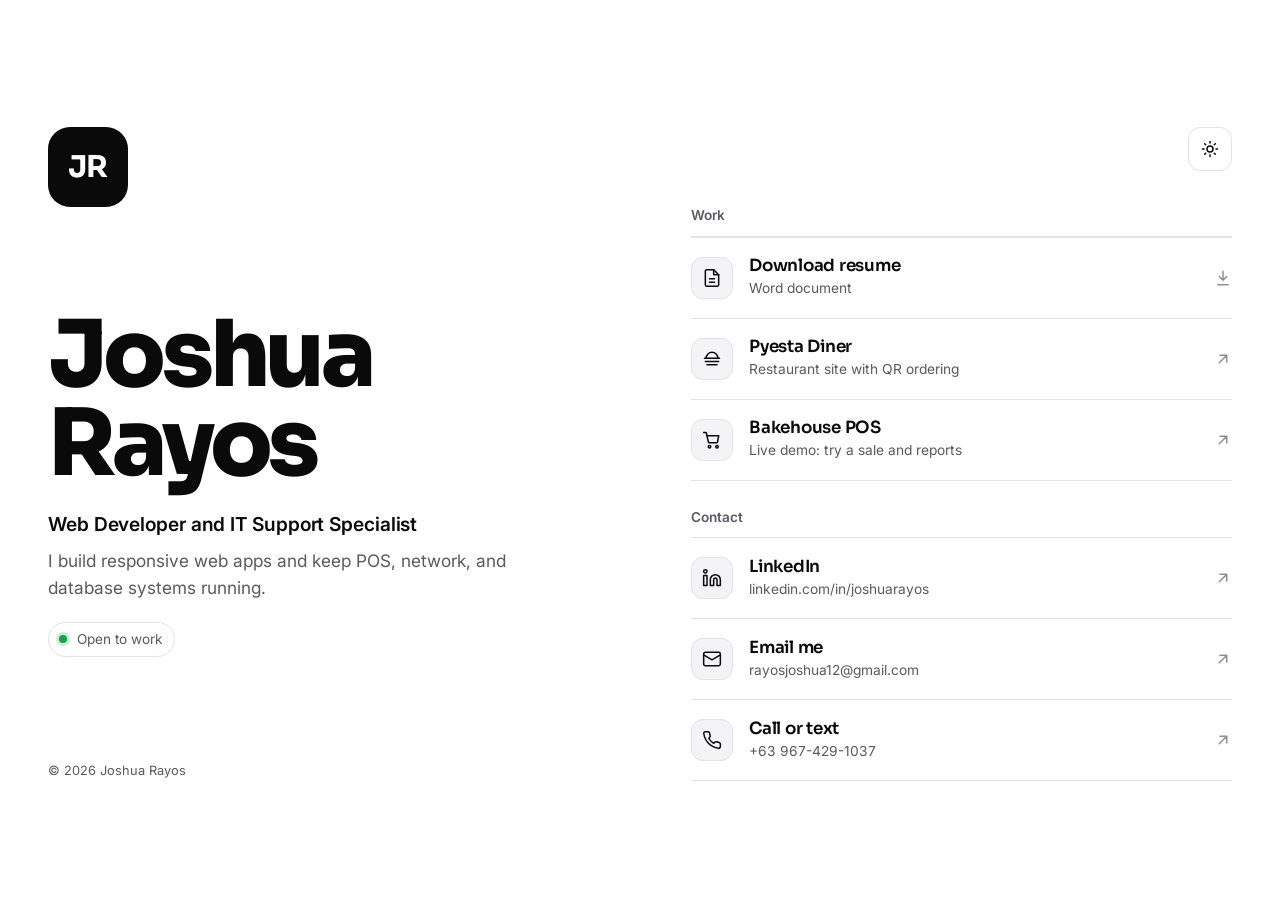
<file: index.html>
<!doctype html>
<html lang="en">
<head>
  <meta charset="UTF-8" />
  <meta name="viewport" content="width=device-width, initial-scale=1, viewport-fit=cover" />
  <title>Joshua Rayos | Web Developer and IT Support Specialist</title>
  <meta name="description" content="Joshua Rayos, web developer and IT support specialist. Portfolio, resume, and contact links." />
  <meta name="author" content="Joshua Rayos" />
  <meta name="color-scheme" content="light dark" />
  <meta name="theme-color" content="#ffffff" />
  <meta property="og:type" content="website" />
  <meta property="og:title" content="Joshua Rayos | Web Developer and IT Support Specialist" />
  <meta property="og:description" content="I build responsive web apps and keep POS, network, and database systems running." />
  <meta name="twitter:card" content="summary" />
  <link rel="icon" href="data:image/svg+xml,<svg xmlns=%22http://www.w3.org/2000/svg%22 viewBox=%220 0 100 100%22><rect width=%22100%22 height=%22100%22 rx=%2222%22 fill=%22%23111%22/><text x=%2250%22 y=%2467%22 font-size=%2250%22 font-family=%22sans-serif%22 font-weight=%22700%22 fill=%22%23fff%22 text-anchor=%22middle%22>JR</text></svg>" />

  <link rel="preconnect" href="https://fonts.googleapis.com" />
  <link rel="preconnect" href="https://fonts.gstatic.com" crossorigin />
  <link href="https://fonts.googleapis.com/css2?family=Inter:wght@400;500;600&family=Sora:wght@500;600;700;800&display=swap" rel="stylesheet" />

  <link rel="stylesheet" href="style.css" />
  <script src="theme-init.js"></script>

  <script type="application/ld+json">
  {
    "@context": "https://schema.org",
    "@type": "Person",
    "name": "Joshua Rayos",
    "jobTitle": "Web Developer and IT Support Specialist",
    "sameAs": ["https://linkedin.com/in/joshuarayos"]
  }
  </script>
</head>
<body>
  <a class="skip" href="#links">Skip to links</a>

  <div class="page">

    <header class="top">
      <div class="mono" aria-hidden="true">JR</div>
      <button class="theme" id="theme" type="button" aria-label="Toggle light and dark mode" aria-pressed="false">
        <svg width="18" height="18" class="sun" viewBox="0 0 24 24" fill="none" stroke="currentColor" stroke-width="2" stroke-linecap="round" stroke-linejoin="round" aria-hidden="true"><circle cx="12" cy="12" r="4"/><path d="M12 2v2M12 20v2M4.9 4.9l1.4 1.4M17.7 17.7l1.4 1.4M2 12h2M20 12h2M4.9 19.1l1.4-1.4M17.7 6.3l1.4-1.4"/></svg>
        <svg width="18" height="18" class="moon" viewBox="0 0 24 24" fill="none" stroke="currentColor" stroke-width="2" stroke-linecap="round" stroke-linejoin="round" aria-hidden="true"><path d="M21 12.8A9 9 0 1 1 11.2 3a7 7 0 0 0 9.8 9.8z"/></svg>
      </button>
    </header>

    <main class="intro">
      <h1>Joshua<br />Rayos</h1>
      <p class="role">Web Developer and IT Support Specialist</p>
      <p class="bio">I build responsive web apps and keep POS, network, and database systems running.</p>
      <p class="status">Open to work</p>
    </main>

    <nav class="links" id="links" aria-label="Links">
      <section class="group" aria-labelledby="g-work">
        <h2 id="g-work">Work</h2>
        <ul>
        <li>
          <a class="link" href="https://YOUR-USERNAME.github.io/YOUR-REPO/" target="_blank" rel="noopener">
            <span class="icon"><svg viewBox="0 0 24 24" fill="none" stroke="currentColor" stroke-width="1.8" stroke-linecap="round" stroke-linejoin="round" aria-hidden="true"><circle cx="12" cy="12" r="10"/><path d="M2 12h20M12 2a15 15 0 0 1 0 20M12 2a15 15 0 0 0 0 20"/></svg></span>
            <span class="text"><span class="title">Portfolio website</span><span class="sub">Projects, skills, and experience</span></span>
            <svg class="go" viewBox="0 0 24 24" fill="none" stroke="currentColor" stroke-width="2" stroke-linecap="round" stroke-linejoin="round" aria-hidden="true"><path d="M7 17 17 7M8 7h9v9"/></svg>
          </a>
        </li>
        <li>
          <a class="link" href="./Joshua_Rayos_Professional_Resume.docx" download>
            <span class="icon"><svg viewBox="0 0 24 24" fill="none" stroke="currentColor" stroke-width="1.8" stroke-linecap="round" stroke-linejoin="round" aria-hidden="true"><path d="M14 2H6a2 2 0 0 0-2 2v16a2 2 0 0 0 2 2h12a2 2 0 0 0 2-2V8z"/><path d="M14 2v6h6M9 13h6M9 17h6"/></svg></span>
            <span class="text"><span class="title">Download resume</span><span class="sub">Word document</span></span>
            <svg class="go" viewBox="0 0 24 24" fill="none" stroke="currentColor" stroke-width="2" stroke-linecap="round" stroke-linejoin="round" aria-hidden="true"><path d="M12 3v12M7 10l5 5 5-5M5 21h14"/></svg>
          </a>
        </li>
        <li>
          <a class="link" href="https://pyestadiner.com/" target="_blank" rel="noopener">
            <span class="icon"><svg viewBox="0 0 24 24" fill="none" stroke="currentColor" stroke-width="1.8" stroke-linecap="round" stroke-linejoin="round" aria-hidden="true"><path d="M3 11h18M5 11a7 7 0 0 1 14 0M4 15h16M6 19h12"/></svg></span>
            <span class="text"><span class="title">Pyesta Diner</span><span class="sub">Restaurant site with QR ordering</span></span>
            <svg class="go" viewBox="0 0 24 24" fill="none" stroke="currentColor" stroke-width="2" stroke-linecap="round" stroke-linejoin="round" aria-hidden="true"><path d="M7 17 17 7M8 7h9v9"/></svg>
          </a>
        </li>
        <li>
          <a class="link" href="bakery-pos/" target="_blank" rel="noopener">
            <span class="icon"><svg viewBox="0 0 24 24" fill="none" stroke="currentColor" stroke-width="1.8" stroke-linecap="round" stroke-linejoin="round" aria-hidden="true"><circle cx="9" cy="20" r="1.5"/><circle cx="18" cy="20" r="1.5"/><path d="M2 3h3l2.7 11.4a1 1 0 0 0 1 .8h8.9a1 1 0 0 0 1-.8L20 7H6"/></svg></span>
            <span class="text"><span class="title">Bakehouse POS</span><span class="sub">Live demo: try a sale and reports</span></span>
            <svg class="go" viewBox="0 0 24 24" fill="none" stroke="currentColor" stroke-width="2" stroke-linecap="round" stroke-linejoin="round" aria-hidden="true"><path d="M7 17 17 7M8 7h9v9"/></svg>
          </a>
        </li>
        </ul>
      </section>

      <section class="group" aria-labelledby="g-contact">
        <h2 id="g-contact">Contact</h2>
        <ul>
        <li>
          <a class="link" href="https://linkedin.com/in/joshuarayos" target="_blank" rel="noopener">
            <span class="icon"><svg viewBox="0 0 24 24" fill="none" stroke="currentColor" stroke-width="1.8" stroke-linecap="round" stroke-linejoin="round" aria-hidden="true"><path d="M16 8a6 6 0 0 1 6 6v7h-4v-7a2 2 0 0 0-4 0v7h-4v-7a6 6 0 0 1 6-6zM2 9h4v12H2zM4 6a2 2 0 1 0 0-4 2 2 0 0 0 0 4z"/></svg></span>
            <span class="text"><span class="title">LinkedIn</span><span class="sub">linkedin.com/in/joshuarayos</span></span>
            <svg class="go" viewBox="0 0 24 24" fill="none" stroke="currentColor" stroke-width="2" stroke-linecap="round" stroke-linejoin="round" aria-hidden="true"><path d="M7 17 17 7M8 7h9v9"/></svg>
          </a>
        </li>
        <li>
          <a class="link" href="mailto:rayosjoshua12@gmail.com">
            <span class="icon"><svg viewBox="0 0 24 24" fill="none" stroke="currentColor" stroke-width="1.8" stroke-linecap="round" stroke-linejoin="round" aria-hidden="true"><rect x="2" y="4" width="20" height="16" rx="2"/><path d="m22 7-10 6L2 7"/></svg></span>
            <span class="text"><span class="title">Email me</span><span class="sub">rayosjoshua12@gmail.com</span></span>
            <svg class="go" viewBox="0 0 24 24" fill="none" stroke="currentColor" stroke-width="2" stroke-linecap="round" stroke-linejoin="round" aria-hidden="true"><path d="M7 17 17 7M8 7h9v9"/></svg>
          </a>
        </li>
        <li>
          <a class="link" href="tel:+639674291037">
            <span class="icon"><svg viewBox="0 0 24 24" fill="none" stroke="currentColor" stroke-width="1.8" stroke-linecap="round" stroke-linejoin="round" aria-hidden="true"><path d="M22 16.9v3a2 2 0 0 1-2.2 2 19.8 19.8 0 0 1-8.6-3.1 19.5 19.5 0 0 1-6-6A19.8 19.8 0 0 1 2.1 4.2 2 2 0 0 1 4.1 2h3a2 2 0 0 1 2 1.7c.1 1 .4 1.9.7 2.8a2 2 0 0 1-.5 2.1L8.1 9.9a16 16 0 0 0 6 6l1.3-1.3a2 2 0 0 1 2.1-.4c.9.3 1.8.6 2.8.7a2 2 0 0 1 1.7 2z"/></svg></span>
            <span class="text"><span class="title">Call or text</span><span class="sub">+63 967-429-1037</span></span>
            <svg class="go" viewBox="0 0 24 24" fill="none" stroke="currentColor" stroke-width="2" stroke-linecap="round" stroke-linejoin="round" aria-hidden="true"><path d="M7 17 17 7M8 7h9v9"/></svg>
          </a>
        </li>
        </ul>
      </section>
    </nav>

    <footer class="foot">&copy; <span id="year">2026</span> Joshua Rayos</footer>

  </div>

  <script src="main.js" defer></script>
</body>
</html>
</file>
<file: style.css>
/* =========================================================
   Joshua Rayos — links page
   Mobile first. Breakpoints: 600px, 960px, 1280px.
   ========================================================= */

/* ---------- Tokens ---------- */
:root {
  --bg: #ffffff;
  --fg: #0a0a0a;
  --muted: #595961;
  --line: #e2e2e6;
  --tile: #f4f4f6;
  --accent: #16a34a;

  --font-body: Inter, system-ui, -apple-system, "Segoe UI", Roboto, sans-serif;
  --font-display: Sora, Inter, system-ui, -apple-system, "Segoe UI", sans-serif;

  --gutter: 20px;
  --safe-top: env(safe-area-inset-top, 0px);
  --safe-bottom: env(safe-area-inset-bottom, 0px);
  --safe-left: env(safe-area-inset-left, 0px);
  --safe-right: env(safe-area-inset-right, 0px);
  color-scheme: light;
}

@media (prefers-color-scheme: dark) {
  :root:not([data-theme="light"]) {
    --bg: #000000; --fg: #f5f5f5; --muted: #a0a0a8; --line: #26262a; --tile: #0f0f11; --accent: #22c55e;
    color-scheme: dark;
  }
}
:root[data-theme="dark"] {
  --bg: #000000; --fg: #f5f5f5; --muted: #a0a0a8; --line: #26262a; --tile: #0f0f11; --accent: #22c55e;
  color-scheme: dark;
}

/* ---------- Base ---------- */
*, *::before, *::after { box-sizing: border-box; }
* { margin: 0; }
html { -webkit-text-size-adjust: 100%; text-size-adjust: 100%; }

body {
  min-height: 100vh;
  min-height: 100dvh;
  background: var(--bg);
  color: var(--fg);
  font-family: var(--font-body);
  font-size: 1rem;
  line-height: 1.55;
  -webkit-font-smoothing: antialiased;
  text-rendering: optimizeLegibility;
  padding:
    calc(36px + var(--safe-top))
    max(var(--gutter), var(--safe-right))
    calc(32px + var(--safe-bottom))
    max(var(--gutter), var(--safe-left));
}
svg { display: block; }
:focus-visible { outline: 2px solid var(--fg); outline-offset: 3px; border-radius: 4px; }
::selection { background: var(--fg); color: var(--bg); }

.skip {
  position: absolute; left: 12px; top: -48px;
  background: var(--fg); color: var(--bg);
  padding: 10px 14px; border-radius: 8px; z-index: 10;
  font-size: .9rem; text-decoration: none;
}
.skip:focus { top: calc(12px + var(--safe-top)); }

/* ---------- Layout: one column on phones ---------- */
.page {
  display: grid;
  grid-template-columns: minmax(0, 1fr);
  grid-template-areas: "top" "intro" "links" "foot";
  width: 100%;
  max-width: 520px;
  margin: 0 auto;
}
.top   { grid-area: top; }
.intro { grid-area: intro; }
.links { grid-area: links; }
.foot  { grid-area: foot; }

/* ---------- Header ---------- */
.top { display: flex; justify-content: space-between; align-items: flex-start; gap: 16px; }

.mono {
  width: 64px; height: 64px; border-radius: 18px;
  background: var(--fg); color: var(--bg);
  display: grid; place-items: center;
  font: 700 24px/1 var(--font-display);
  letter-spacing: -0.02em;
}

.theme {
  width: 44px; height: 44px; border-radius: 12px;
  border: 1px solid var(--line); background: transparent; color: var(--fg);
  display: grid; place-items: center; cursor: pointer;
  transition: border-color .18s, background-color .18s;
  -webkit-tap-highlight-color: transparent;
}
.theme:active { background: var(--tile); }
.theme .moon { display: none; }
:root[data-theme="dark"] .theme .sun { display: none; }
:root[data-theme="dark"] .theme .moon { display: block; }
@media (prefers-color-scheme: dark) {
  :root:not([data-theme="light"]) .theme .sun { display: none; }
  :root:not([data-theme="light"]) .theme .moon { display: block; }
}

/* ---------- Intro ---------- */
h1 {
  margin-top: 32px;
  font: 800 clamp(2.75rem, 13vw, 3.75rem)/0.96 var(--font-display);
  letter-spacing: -0.045em;
}
.role { margin-top: 16px; font-size: 1.05rem; font-weight: 600; letter-spacing: -0.005em; }
.bio { margin-top: 8px; color: var(--muted); max-width: 42ch; text-wrap: pretty; }
.status {
  margin-top: 20px; display: inline-flex; align-items: center; gap: 10px;
  padding: 6px 12px 6px 10px;
  border: 1px solid var(--line); border-radius: 999px;
  font-size: .85rem; color: var(--muted);
}
.status::before {
  content: ""; width: 8px; height: 8px; border-radius: 50%; background: var(--accent);
  box-shadow: 0 0 0 3px color-mix(in srgb, var(--accent) 22%, transparent);
}

/* ---------- Links ---------- */
.links { margin-top: 40px; }
.group + .group { margin-top: 28px; }
.group h2 {
  font: 600 .85rem/1.2 var(--font-body);
  color: var(--muted);
  padding-bottom: 12px;
}
.group ul { list-style: none; padding: 0; border-top: 1px solid var(--line); }
.group li { border-bottom: 1px solid var(--line); }

.link {
  display: flex; align-items: center; gap: 16px;
  min-height: 72px;
  padding: 14px 14px; margin: 0 -14px;
  color: inherit; text-decoration: none;
  transition: background-color .18s, color .18s;
  -webkit-tap-highlight-color: transparent;
}
.link[hidden] { display: none; }

.icon {
  flex: none; width: 42px; height: 42px; border-radius: 12px;
  background: var(--tile); border: 1px solid var(--line);
  display: grid; place-items: center;
  transition: background-color .18s, border-color .18s;
}
.icon svg { width: 20px; height: 20px; }

.text { flex: 1; min-width: 0; }
.title { display: block; font: 600 1.05rem/1.3 var(--font-display); letter-spacing: -0.015em; }
.sub {
  display: block; margin-top: 1px; font-size: .86rem; color: var(--muted);
  overflow: hidden; text-overflow: ellipsis; white-space: nowrap;
}
.go { flex: none; width: 18px; height: 18px; opacity: .45; transition: transform .18s, opacity .18s; }

.link:active,
.link:focus-visible { background: var(--fg); color: var(--bg); outline: none; border-radius: 0; }
.link:active .sub, .link:focus-visible .sub { color: inherit; opacity: .72; }
.link:active .icon, .link:focus-visible .icon {
  background: transparent; border-color: color-mix(in srgb, currentColor 35%, transparent);
}
.link:active .go, .link:focus-visible .go { opacity: 1; }

/* Hover styling only where a real pointer exists (no sticky highlight on phones) */
@media (hover: hover) {
  .theme:hover { border-color: var(--fg); }
  .link:hover { background: var(--fg); color: var(--bg); }
  .link:hover .sub { color: inherit; opacity: .72; }
  .link:hover .icon { background: transparent; border-color: color-mix(in srgb, currentColor 35%, transparent); }
  .link:hover .go { opacity: 1; transform: translate(2px, -2px); }
}

/* ---------- Footer ---------- */
.foot { margin-top: 36px; font-size: .8rem; color: var(--muted); }

/* ---------- One entrance, on load ---------- */
@media (prefers-reduced-motion: no-preference) {
  .intro, .links { animation: rise .5s cubic-bezier(.2, .7, .2, 1) both; }
  .links { animation-delay: .08s; }
}
@keyframes rise { from { opacity: 0; transform: translateY(10px); } }

/* ---------- Very small phones ---------- */
@media (max-width: 360px) {
  :root { --gutter: 16px; }
  .mono { width: 56px; height: 56px; font-size: 21px; }
  .link { gap: 12px; }
  .icon { width: 38px; height: 38px; }
  .title { font-size: 1rem; }
}

/* ---------- Large phones and tablets ---------- */
@media (min-width: 600px) {
  :root { --gutter: 32px; }
  body { padding-top: calc(60px + var(--safe-top)); padding-bottom: calc(48px + var(--safe-bottom)); }
  .page { max-width: 620px; }
  .mono { width: 72px; height: 72px; font-size: 27px; border-radius: 20px; }
  h1 { margin-top: 40px; font-size: 4.5rem; }
  .role { font-size: 1.2rem; }
  .bio { font-size: 1.08rem; }
  .links { margin-top: 48px; }
  .link { padding: 16px 18px; margin: 0 -18px; }
}

/* ---------- Desktop: profile left, links right ---------- */
@media (min-width: 960px) {
  :root { --gutter: 48px; }
  body { display: grid; align-items: center; padding-top: calc(48px + var(--safe-top)); padding-bottom: calc(40px + var(--safe-bottom)); }
  .page {
    max-width: 1100px;
    column-gap: clamp(64px, 8vw, 120px);
    grid-template-columns: minmax(0, 1fr) minmax(0, 1fr);
    grid-template-areas:
      "top   top"
      "intro links"
      "foot  links";
    grid-template-rows: auto 1fr auto;
    align-items: start;
  }
  .intro { align-self: center; }
  .links { grid-row: 2 / 4; margin-top: 0; align-self: center; }
  .foot  { margin-top: 0; align-self: end; }
  .mono { width: 80px; height: 80px; font-size: 30px; border-radius: 22px; }
  h1 { margin-top: 0; font-size: clamp(4.5rem, 7.2vw, 6.5rem); }
  .role { margin-top: 22px; }
  .link { min-height: 80px; }
}

/* ---------- Large screens ---------- */
@media (min-width: 1280px) {
  .page { max-width: 1200px; }
  body { font-size: 1.0625rem; }
}

/* ---------- Short landscape phones ---------- */
@media (max-height: 480px) and (orientation: landscape) {
  body { padding-top: calc(20px + var(--safe-top)); padding-bottom: calc(20px + var(--safe-bottom)); }
  h1 { margin-top: 16px; }
  .links { margin-top: 24px; }
}

/* ---------- Print ---------- */
@media print {
  .theme, .skip { display: none; }
  body { padding: 0; min-height: 0; }
  .link { min-height: 0; }
  .go { display: none; }
}
</file>
